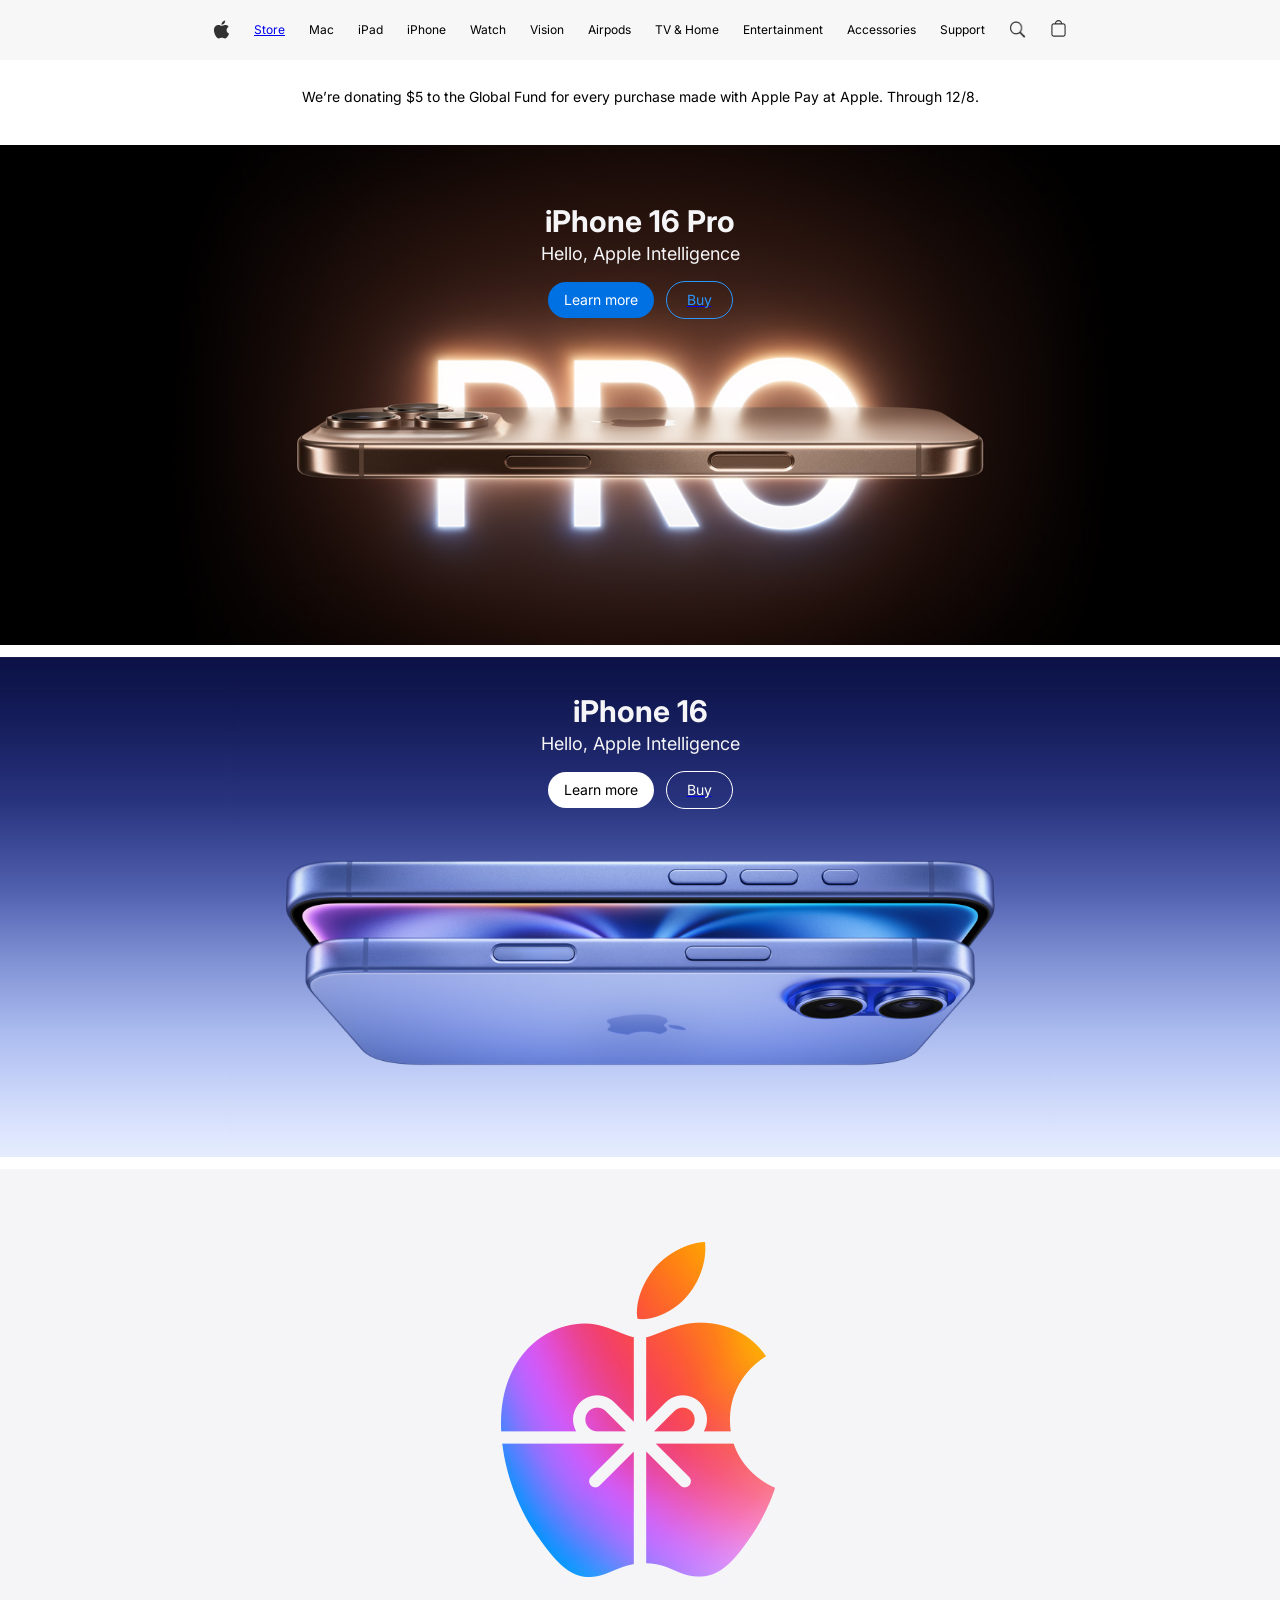
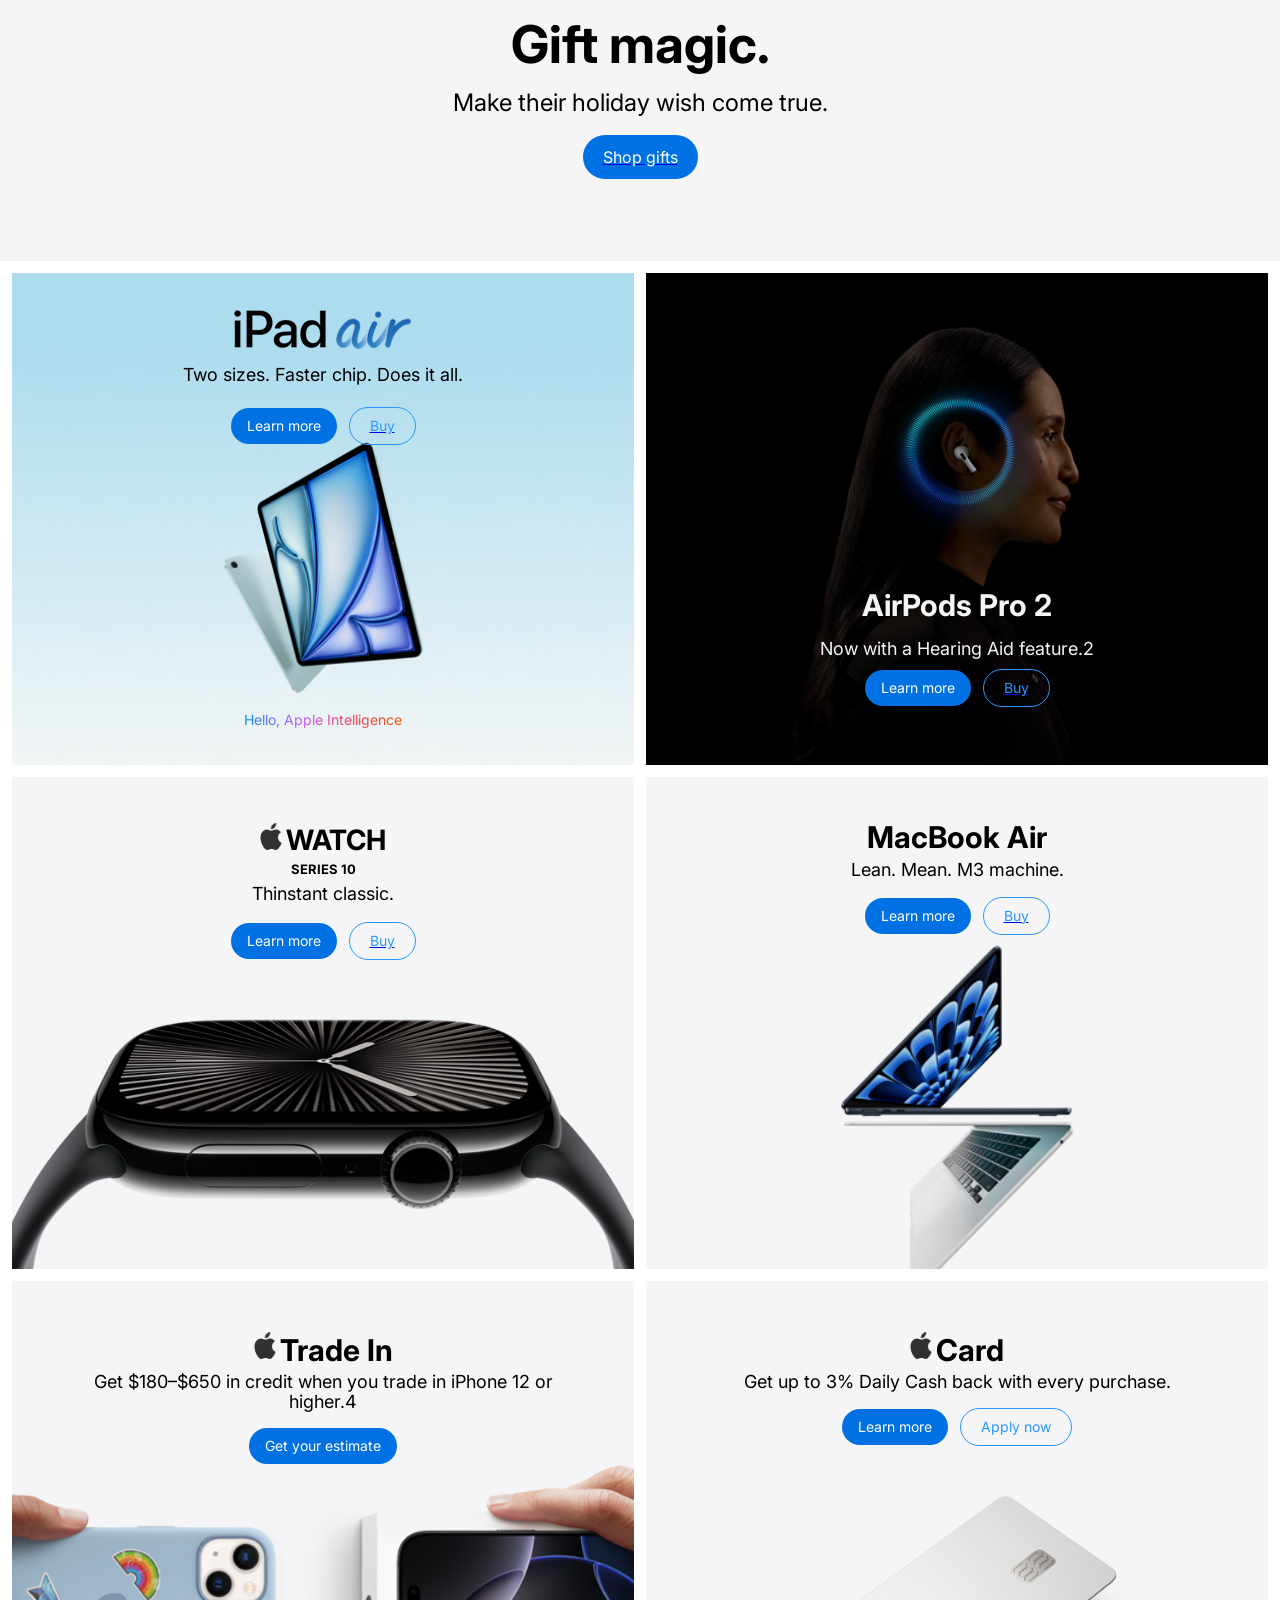
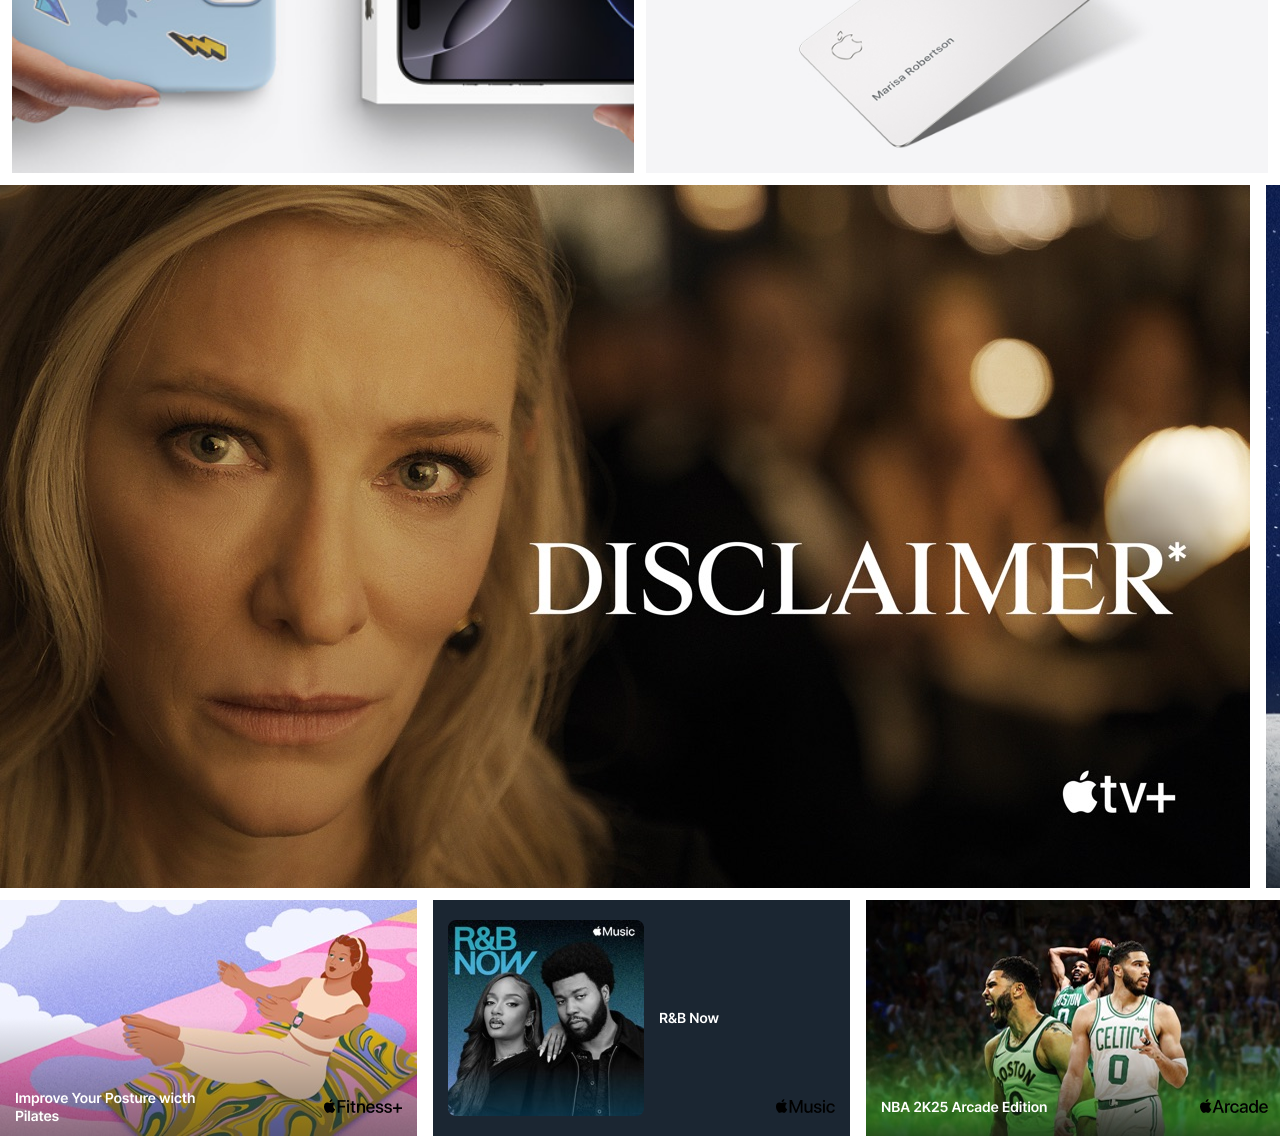
<file: index.html>
<!DOCTYPE html>
<html lang="en">
  <head>
    <meta charset="UTF-8" />
    <meta name="viewport" content="width=device-width, initial-scale=1.0" />
    <title>Apple</title>
    <link rel="stylesheet" href="/mobile.css" />
    <link rel="preconnect" href="https://fonts.googleapis.com" />
    <link rel="preconnect" href="https://fonts.gstatic.com" crossorigin />
    <link
      href="https://fonts.googleapis.com/css2?family=Inter:ital,opsz,wght@0,14..32,100..900;1,14..32,100..900&display=swap"
      rel="stylesheet"
    />
  </head>
  <body>
    <div class="Back column">
      <!-- navigation -->
      <!-- tablet and mobile -->
      <div class="navigation">
        <div class="menu row">
          <img src="/SVG.svg" alt="" class="icon" />
          <div class="row menu-right">
            <img src="/search.png" alt="" class="icon center" />
            <img src="/bag.svg" alt="" class="icon" />
            <img src="/more-menu.svg" alt="" class="icon" />
          </div>
        </div>
        <div class="menu-bicig font-general center">
          <p class="inter">
            We’re donating $5 to the Global Fund for every purchase made with
            Apple Pay at Apple. Through 12/8.
          </p>
        </div>
      </div>
      <!-- website -->
      <div class="navigation2">
        <div class="menu2 row">
          <img src="/SVG.svg" alt="" class="icon" />
          <a href="store.html"><p class="inter">Store</p> </a>

          <p class="inter">Mac</p>
          <p class="inter">iPad</p>
          <p class="inter">iPhone</p>
          <p class="inter">Watch</p>
          <p class="inter">Vision</p>
          <p class="inter">Airpods</p>
          <p class="inter">TV & Home</p>
          <p class="inter">Entertainment</p>
          <p class="inter">Accessories</p>
          <p class="inter">Support</p>
          <img src="/search.png" alt="" class="icon center" />
          <img src="/bag.svg" alt="" class="icon" />
        </div>
        <div class="menu-bicig font-general center">
          <p class="inter">
            We’re donating $5 to the Global Fund for every purchase made with
            Apple Pay at Apple. Through 12/8.
          </p>
        </div>
      </div>
      <!-- navigation haalt -->
      <!-- mobile tablet web general -->
      <!-- iphone 16 pro -->
      <div class="Pro Img">
        <div class="writing-general center pro-writing">
          <div class="bicig">
            <p class="inter2 product">iPhone 16 Pro</p>
            <p class="inter hello">Hello, Apple Intelligence</p>
          </div>
          <div class="buttons">
            <div class="button1 font-general inter center white">
              Learn more
            </div>
            <a href="./store.html">
              <div class="button2 font-general inter center">Buy</div>
            </a>
          </div>
        </div>
      </div>
      <!-- Iphone 16-->
      <div class="Img iphone16">
        <div class="writing-general center iphone16-writing">
          <div class="bicig">
            <p class="inter2 product">iPhone 16</p>
            <p class="inter hello">Hello, Apple Intelligence</p>
          </div>
          <div class="buttons">
            <div class="button3 font-general inter center">Learn more</div>
            <a href="./store.html">
              <div class="button4 font-general inter center white">Buy</div></a
            >
          </div>
        </div>
      </div>
      <!--  mobile tablet web general haalt -->
      <!-- ngoo 6 grid for tablet -->
      <div class="container">
        <!-- airpods 4 -->
        <div class="Img mid1">
          <div class="column center airpods4-writing white">
            <div class="airpods4-bicig">
              <p class="inter2 product">AirPods 4</p>
              <p class="inter iconic">
                Iconic. Now supersonic. Available with Active Noise
                Cancellation.2
              </p>
            </div>
            <div class="buttons">
              <div class="button1 font-general inter center white">
                Learn more
              </div>
              <a href="./store.html">
                <div class="button2 font-general inter center">Buy</div></a
              >
            </div>
          </div>
        </div>
        <!-- watch -->
        <div class="Img mid2 column center">
          <div class="writing-general center watch-writing">
            <div class="bicig black row">
              <div class="row black watch-product">
                <img src="./apple.png" alt="" width="22px" height="27px" />
                <p class="inter2">WATCH</p>
              </div>
              <p class="series10 inter2 black">SERIES 10</p>
              <p class="inter thinstant black">Thinstant classic.</p>
            </div>
            <div class="buttons">
              <div class="button1 font-general inter center white">
                Learn more
              </div>
              <a href="./store.html"
                ><div class="button2 font-general inter center">Buy</div></a
              >
            </div>
          </div>
        </div>
        <!-- macbook air-->
        <div class="Img mid3">
          <div class="writing-general center mac-writing">
            <div class="bicig">
              <p class="inter2 product black">MacBook Air</p>
              <p class="inter hello black">Lean. Mean. M3 machine.</p>
            </div>
            <div class="buttons">
              <div class="button1 font-general inter center white">
                Learn more
              </div>
              <a href="./store.html"
                ><div class="button2 font-general inter center">Buy</div></a
              >
            </div>
          </div>
        </div>
        <!-- apple for small bussiness -->
        <div class="Img mid4">
          <div class="writing-general center emoji-writing">
            <div class="bicig">
              <p class="inter2 product black">Apple for Small Business</p>
              <p class="inter hello black">
                Hardware, software, and expert help - all in one place.
              </p>
            </div>
            <div class="buttons">
              <div class="button1 font-general inter center white">
                Learn more
              </div>
            </div>
          </div>
        </div>
        <!-- carrier deals at apple -->
        <div class="Img mid5">
          <div class="writing-general center deals-writing">
            <div class="bicig">
              <p class="inter2 product black">Carrier deals at Apple</p>
              <p class="inter hello black thousand">
                Get up to $1000 in credit on a new iPhone. Trade-in may be
                required.
              </p>
            </div>
            <div class="buttons">
              <div class="button1 font-general inter center white">
                Find your deal
              </div>
            </div>
          </div>
        </div>
        <!-- trade in-->
        <div class="mid6 Img">
          <div class="writing-general center trade-writing">
            <div class="bicig black">
              <div class="row black watch-product">
                <img src="./apple.png" alt="" width="22px" height="27px" />
                <p class="inter2 product black">Trade In</p>
              </div>
              <p class="inter hello black thousand">
                Get $180–$650 in credit when you trade in iPhone 12 or higher.4
              </p>
            </div>
            <div class="buttons">
              <div class="button1 font-general inter center white">
                Get your estimate
              </div>
            </div>
          </div>
        </div>
      </div>
      <!-- grid tablet haalt -->
      <!-- movie scrol tablet -->
      <div class="movie-tablet">
        <div class="scroll-container row">
          <img src="./movie1.jpg" alt="" />
          <img src="./movie2.jpg" alt="" />
          <img src="./movie3.jpg" alt="" />
          <img src="./movie4.jpg" alt="" />
          <img src="./movie5.jpg" alt="" />
          <img src="./movie6.jpg" alt="" />
          <img src="./movie7.jpg" alt="" />
          <img src="./movie8.jpg" alt="" />
          <img src="./movie9.jpg" alt="" />
        </div>
      </div>
      <!-- tablet music fitness etc -->
      <div class="tab-music row">
        <div class="one column">
          <img src="./tab-music1.png" alt="" width="286px" height="161px" />
          <p class="inter2">La Oficial</p>
        </div>
        <div class="one column">
          <img src="./tab-music2.png" alt="" width="286px" height="161px" />
          <p class="inter2">Travel-Friendly Workouts</p>
        </div>
        <div class="one column">
          <div class="tab-music3"></div>
          <p class="inter2">NBA 2K25 Arcade Edition</p>
        </div>
      </div>
      <!--   website -->
      <div class="gift">
        <div class="writing-general center gift-general-writing">
          <div class="gift-bicig black column">
            <div class="gift-product inter2">Gift magic.</div>
            <div class="inter gift-jijig-bicig">
              Make their holiday wish come true.
            </div>
          </div>
          <a href="./store.html"
            ><div class="white inter gift-button">Shop gifts</div></a
          >
        </div>
      </div>
      <!--ngoo 6 grid for website  -->
      <div class="container2">
        <!-- ipad air -->
        <div class="Img ipad-air column center">
          <div class="writing-general center ipad-air-writing">
            <div class="bicig">
              <img src="./ipad-air-product.png" alt="" />
              <p class="inter two-sizes">
                Two sizes. Faster chip. Does it all.
              </p>
            </div>
            <div class="buttons">
              <div class="button1 font-general inter center white">
                Learn more
              </div>
              <a href="./store.html"
                ><div class="button2 font-general inter center">Buy</div></a
              >
            </div>
          </div>
          <p class="hello-colorful inter">Hello, Apple Intelligence</p>
        </div>
        <!-- airpods pro 2 -->
        <div class="airpod-web column center">
          <div class="column center airpod-web-writing white">
            <div class="airpods4-bicig">
              <p class="inter2 product">AirPods Pro 2</p>
              <p class="inter iconic">Now with a Hearing Aid feature.2</p>
            </div>
            <div class="buttons">
              <div class="button1 font-general inter center white">
                Learn more
              </div>
              <a href="./store.html"
                ><div class="button2 font-general inter center">Buy</div></a
              >
            </div>
          </div>
        </div>
        <!-- watch -->
        <div class="Img mid2 column center">
          <div class="writing-general center watch-writing">
            <div class="bicig black row">
              <div class="row black watch-product">
                <img src="./apple.png" alt="" width="22px" height="27px" />
                <p class="inter2">WATCH</p>
              </div>
              <p class="series10 inter2 black">SERIES 10</p>
              <p class="inter thinstant black">Thinstant classic.</p>
            </div>
            <div class="buttons">
              <div class="button1 font-general inter center white">
                Learn more
              </div>
              <a href="./store.html">
                <div class="button2 font-general inter center">Buy</div></a
              >
            </div>
          </div>
        </div>
        <!-- macbook air -->
        <div class="Img mid3">
          <div class="writing-general center mac-writing">
            <div class="bicig">
              <p class="inter2 product black">MacBook Air</p>
              <p class="inter hello black">Lean. Mean. M3 machine.</p>
            </div>
            <div class="buttons">
              <div class="button1 font-general inter center white">
                Learn more
              </div>
              <a href="./store.html"
                ><div class="button2 font-general inter center">Buy</div></a
              >
            </div>
          </div>
        </div>
        <!-- trade in -->
        <div class="mid6 Img">
          <div class="writing-general center trade-writing">
            <div class="bicig black">
              <div class="row black watch-product">
                <img src="./apple.png" alt="" width="22px" height="27px" />
                <p class="inter2 product black">Trade In</p>
              </div>
              <p class="inter hello black thousand">
                Get $180–$650 in credit when you trade in iPhone 12 or higher.4
              </p>
            </div>
            <div class="buttons">
              <div class="button1 font-general inter center white">
                Get your estimate
              </div>
            </div>
          </div>
        </div>
        <!-- card web -->
        <div class="card">
          <div class="writing-general trade-writing">
            <div class="bicig black">
              <div class="row black watch-product">
                <img src="./apple.png" alt="" width="22px" height="27px" />
                <p class="inter2 product black">Card</p>
              </div>
              <p class="inter hello black thousand">
                Get up to 3% Daily Cash back with every purchase.
              </p>
            </div>
            <div class="buttons">
              <div class="button1 font-general inter center white">
                Learn more
              </div>
              <div class="button2 font-general inter center">Apply now</div>
            </div>
          </div>
        </div>
      </div>
      <!-- ngoo 6 grid for website haalt -->
      <!-- website scroll movie -->
      <div class="web-movie row">
        <img src="./movie-web1.jpg" alt="" height="100%" width="100%" />
        <img src="./movie-web2.png" alt="" height="fit-content" width="100%" />
        <img src="./movie-web3.jpg" alt="" height="100%" width="100%" />
      </div>
      <!-- website scroll music , fitness etc -->
      <div class="web-music">
        <img src="./Link.png" alt="" />
        <img src="./Link (1).png" alt="" />
        <img src="./Link (2).png" alt="" />
        <img src="./Link (3).png" alt="" />
        <img src="./Link (4).png" alt="" />
      </div>
      <!-- mobile scroll movie -->
      <div class="column movie">
        <div class="scroll-container row">
          <img src="./loc1.png" alt="" class="loc1" />
          <img src="/loc2.png" alt="" />
          <img src="/loc3.png" alt="" />
          <img src="/loc4.png" alt="" />
          <img src="/loc5.png" alt="" />
          <img src="/loc6.png" alt="" />
          <img src="/loc7.png" alt="" />
          <img src="/loc8.png" alt="" />
        </div>
        <div class="tsegnuud">
          <div class="tseg"></div>
          <div class="tseg1"></div>
          <div class="tseg1"></div>
          <div class="tseg1"></div>
          <div class="tseg1"></div>
          <div class="tseg1"></div>
          <div class="tseg1"></div>
          <div class="tseg1"></div>
          <div class="tseg1"></div>
          <div class="tseg1"></div>
          <div class="tseg1"></div>
        </div>
      </div>
      <div class="mobile-music row">
        <div class="one column">
          <img src="./tab-music1.png" alt="" width="286px" height="161px" />
          <p class="inter2">La Oficial</p>
        </div>
        <div class="one column">
          <img src="./tab-music2.png" alt="" width="286px" height="161px" />
          <p class="inter2">Travel-Friendly Workouts</p>
        </div>
        <div class="one column">
          <div class="tab-music3"></div>
          <p class="inter2">NBA 2K25 Arcade Edition</p>
        </div>
      </div>
    </div>
  </body>
</html>
</file>
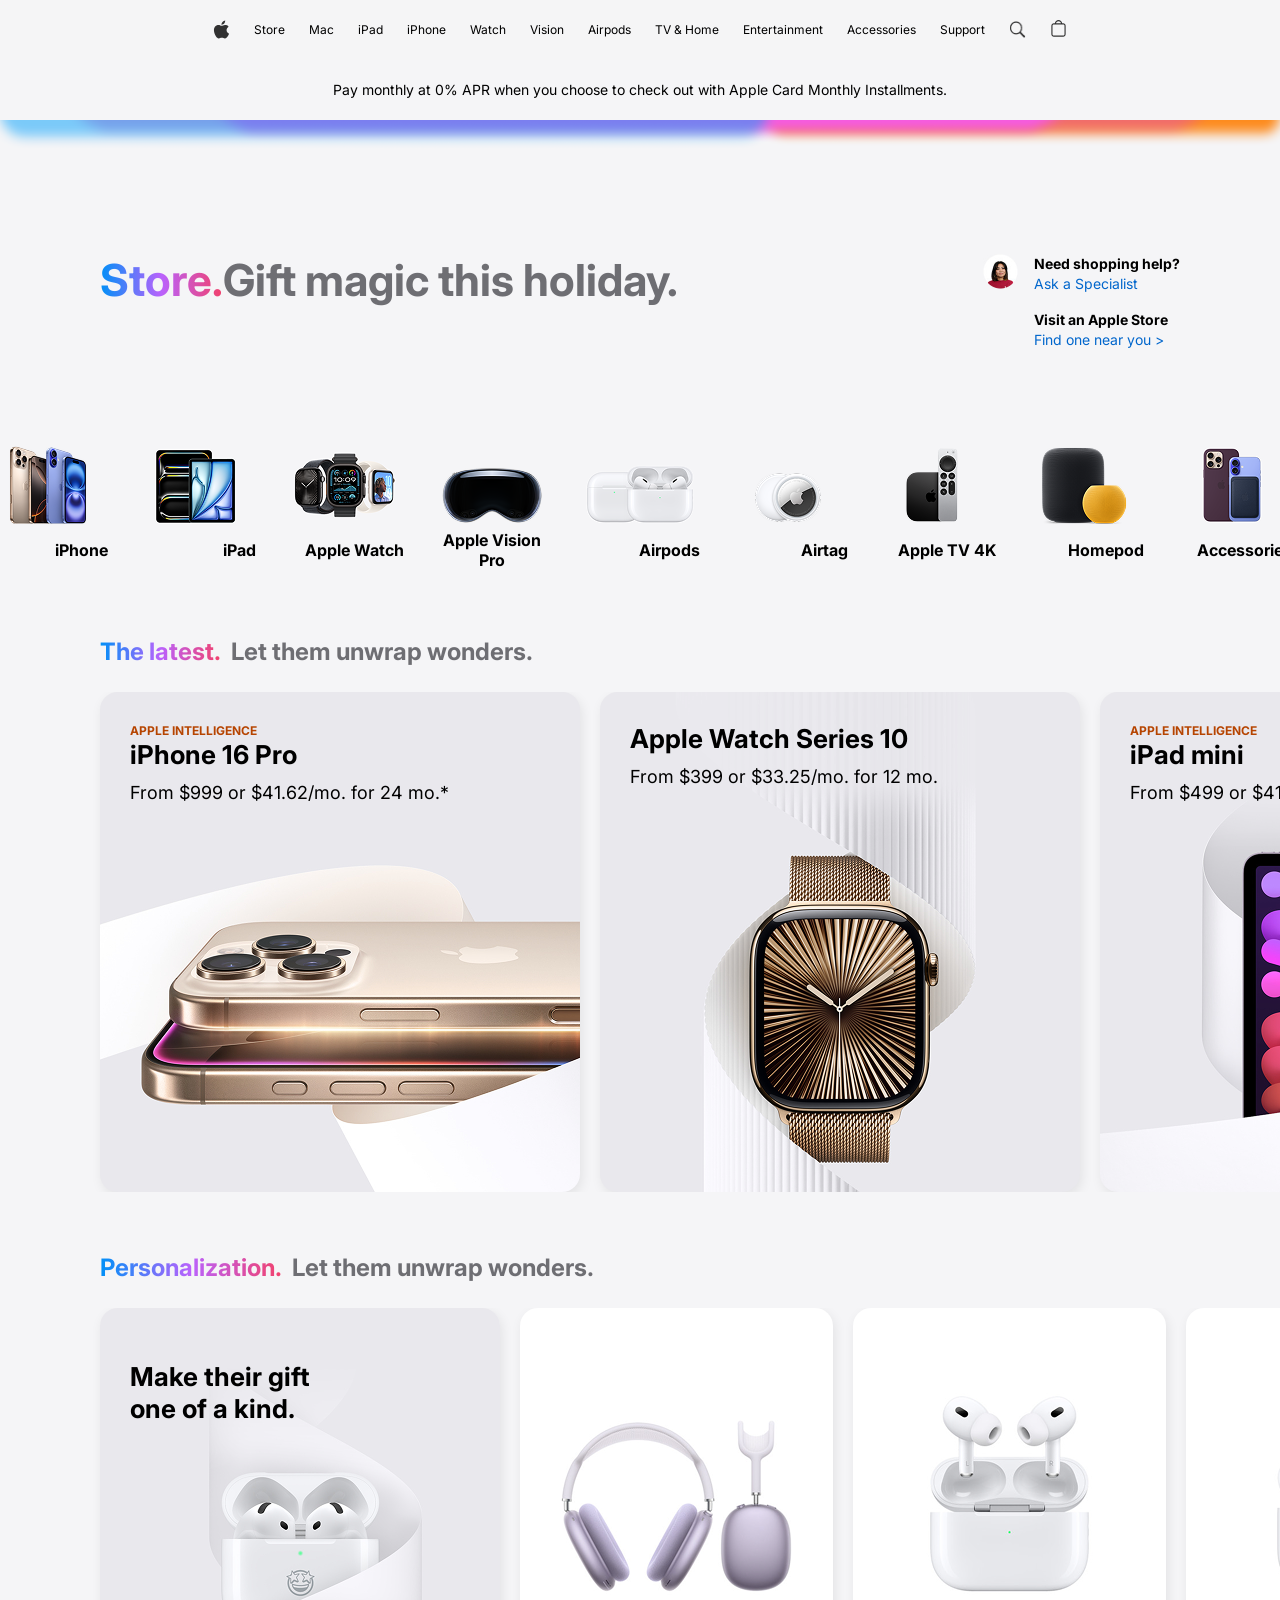
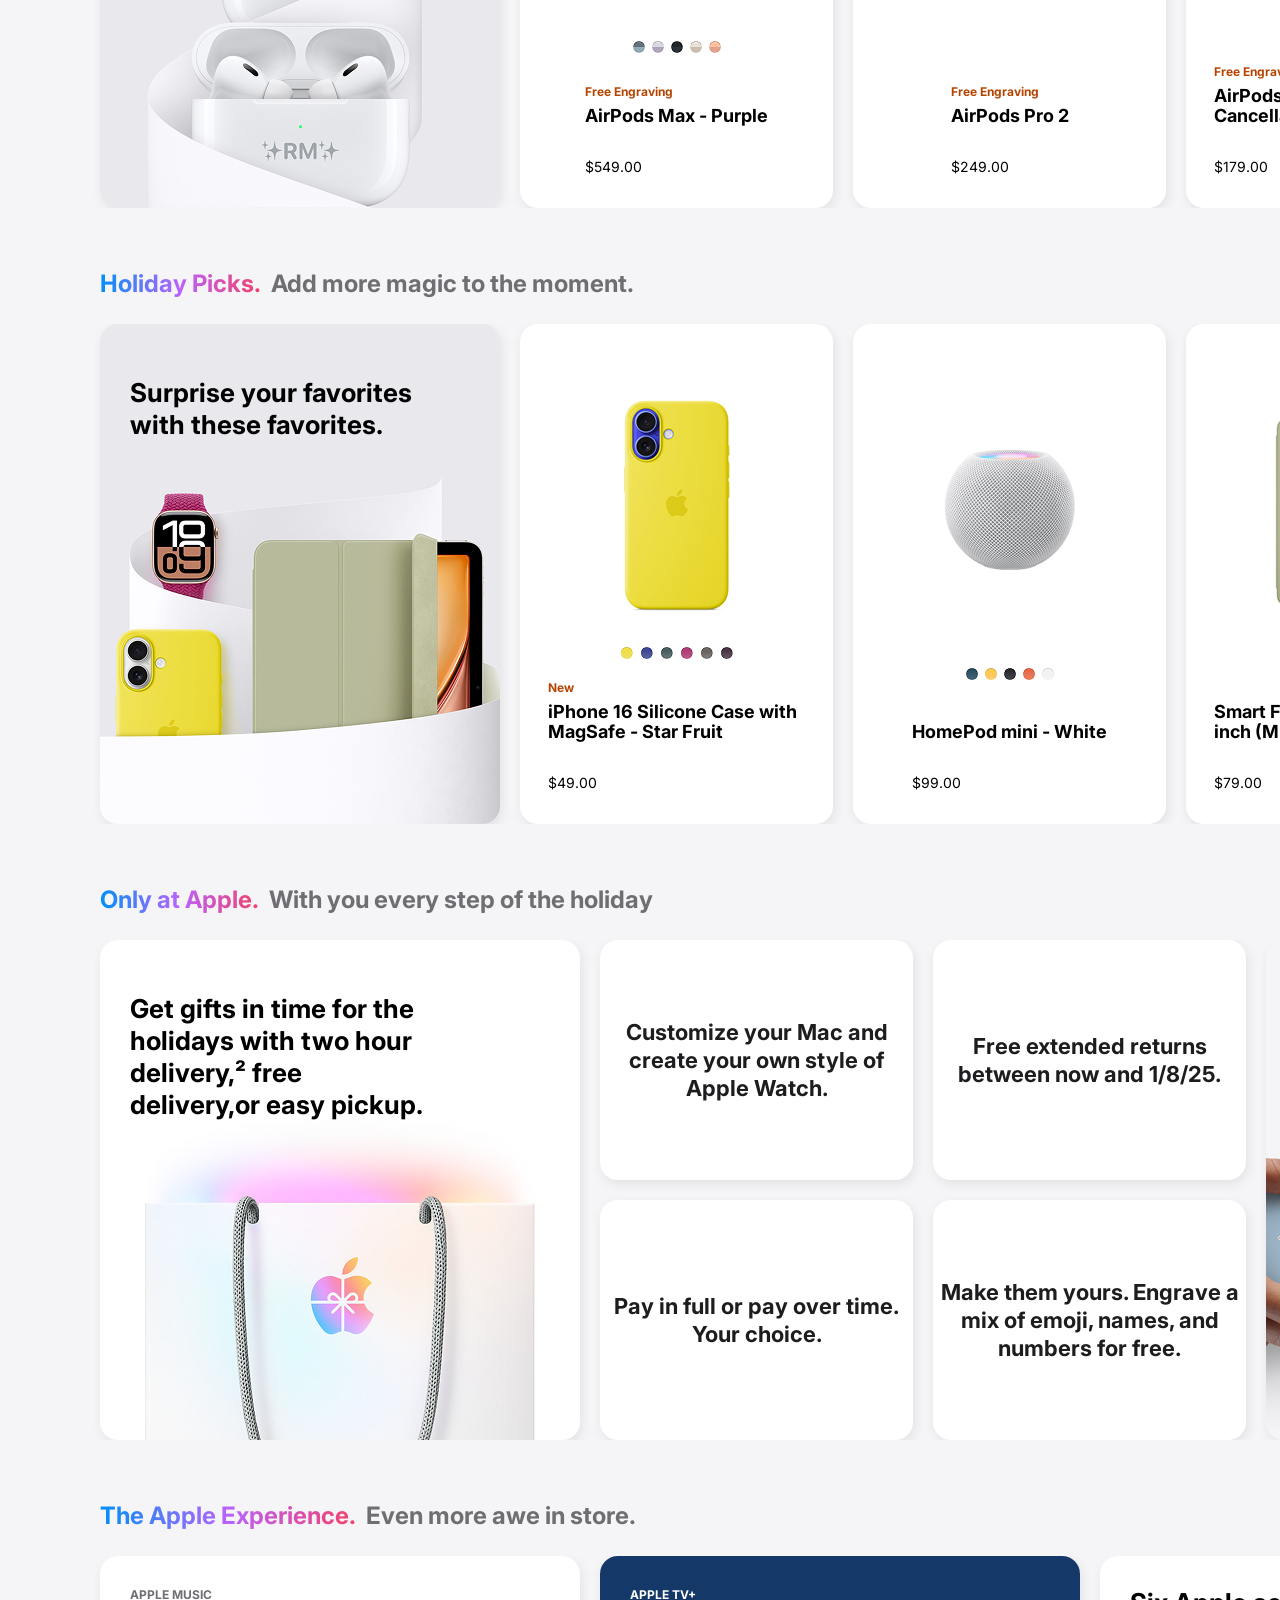
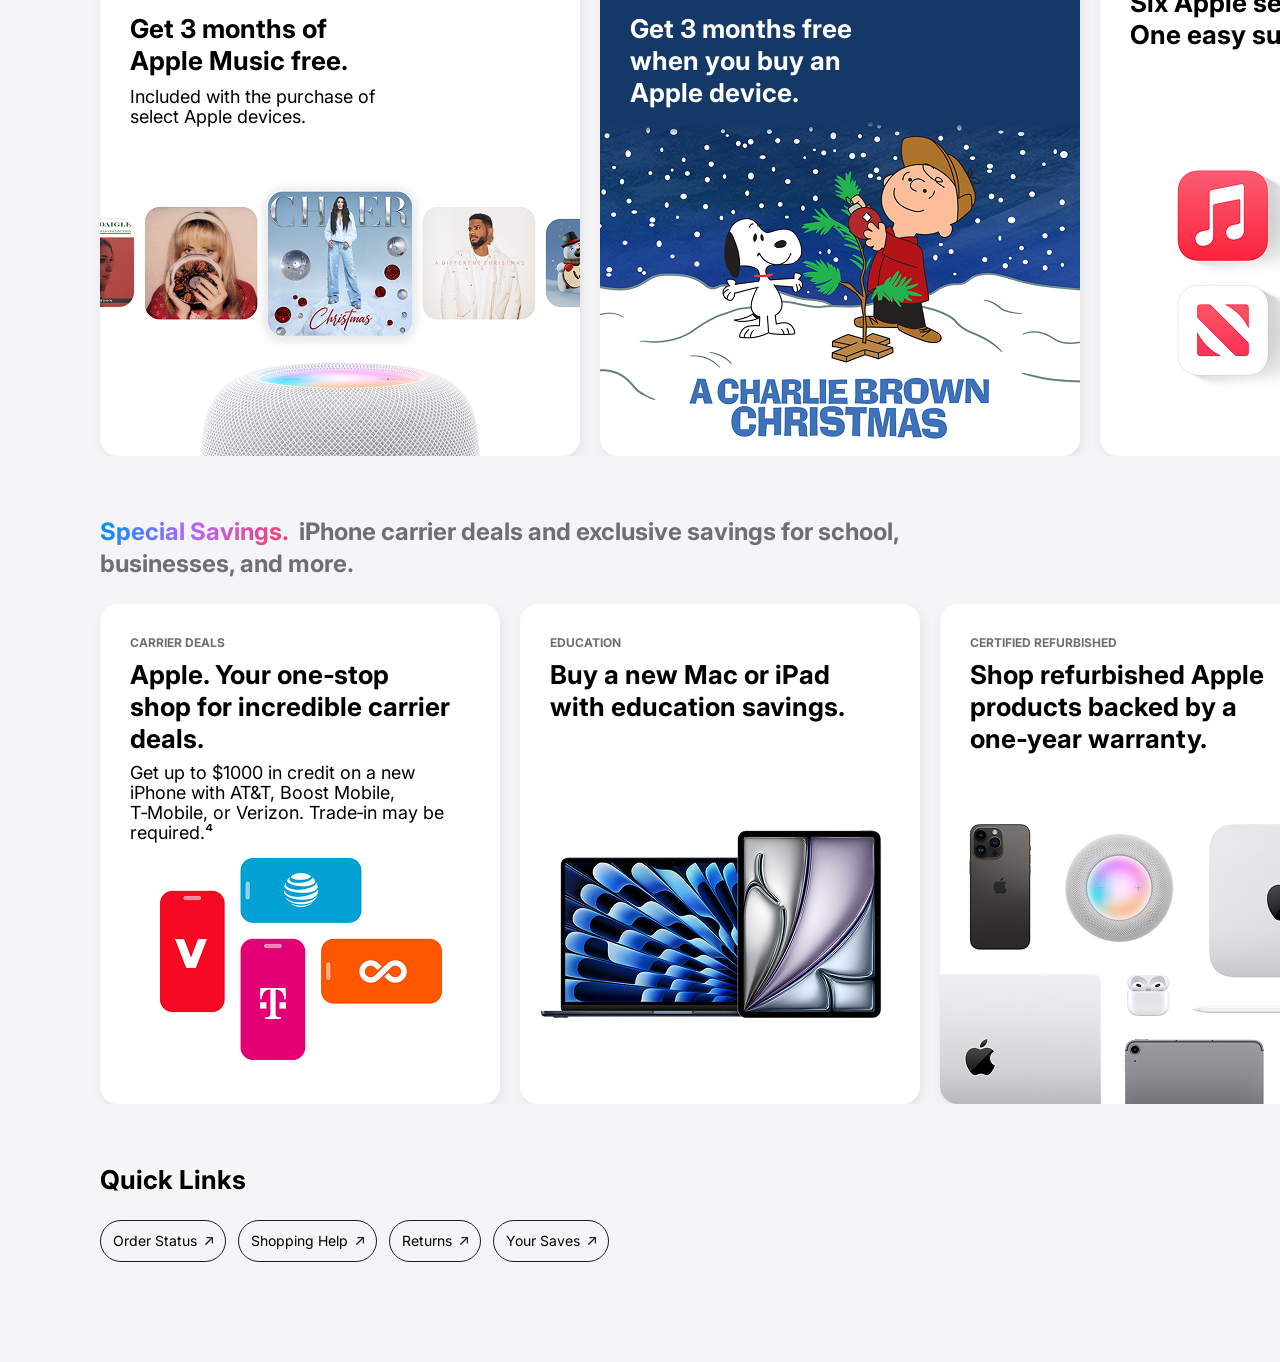
<file: store.html>
<!DOCTYPE html>
<html lang="en">
  <head>
    <meta charset="UTF-8" />
    <meta name="viewport" content="width=device-width, initial-scale=1.0" />
    <title>Store</title>
    <link rel="stylesheet" href="./store.css" />
    <link rel="preconnect" href="https://fonts.googleapis.com" />
    <link rel="preconnect" href="https://fonts.gstatic.com" crossorigin />
    <link
      href="https://fonts.googleapis.com/css2?family=Inter:ital,opsz,wght@0,14..32,100..900;1,14..32,100..900&display=swap"
      rel="stylesheet"
    />
  </head>
  <body>
    <div class="sections">
      <!-- section 1 -->
      <div class="section1 column">
        <!-- navigation bicig logo blur -->
        <div class="navigation2">
          <!-- header logos -->
          <div class="header center">
            <div class="menu2 row">
              <a href="./index.html"
                ><img src="/SVG.svg" alt="" class="icon" />
              </a>

              <p class="inter">Store</p>
              <p class="inter">Mac</p>
              <p class="inter">iPad</p>
              <p class="inter">iPhone</p>
              <p class="inter">Watch</p>
              <p class="inter">Vision</p>
              <p class="inter">Airpods</p>
              <p class="inter">TV & Home</p>
              <p class="inter">Entertainment</p>
              <p class="inter">Accessories</p>
              <p class="inter">Support</p>
              <img src="/search.png" alt="" class="icon center" />
              <img src="/bag.svg" alt="" class="icon" />
            </div>
          </div>
          <!-- bicig -->
          <div class="menu-bicig font-general center">
            <p class="inter">
              Pay monthly at 0% APR when you choose to check out with Apple Card
              Monthly Installments.
            </p>
          </div>
          <!-- blur -->
          <div class="stretch">
            <img src="./Blur.png" alt="" width="100%" />
          </div>
        </div>
        <!-- tom olon ongotei store. bicig bolon contacts -->
        <div class="ongo-store">
          <div class="row">
            <div class="Store-actual-bicig inter2 ongo-bicig">Store.</div>
            <div class="Store-actual-bicig inter2 ongogu-bicig">
              Gift magic this holiday.
            </div>
          </div>
          <div class="contact row">
            <img src="./hun.png" alt="" />
            <div class="contact-bicguud column">
              <div class="contact-part">
                <div class="font-general inter2 black">Need shopping help?</div>
                <div class="font-general inter contact-tsenher">
                  Ask a Specialist
                </div>
              </div>
              <div class="contact-part">
                <div class="font-general inter2 black">
                  Visit an Apple Store
                </div>
                <div class="font-general inter contact-tsenher">
                  Find one near you >
                </div>
              </div>
            </div>
          </div>
        </div>
        <!-- products -->
        <div class="products row">
          <div class="product-part">
            <img src="./img1.png" alt="" width="120px" height="78px" />
            <p class="inter2 product-part-bicig">Mac</p>
          </div>
          <div class="product-part">
            <img src="./img2.png" alt="" width="120px" height="78px" />
            <p class="inter2 product-part-bicig">iPhone</p>
          </div>
          <div class="product-part">
            <img src="./img3.png" alt="" width="120px" height="78px" />
            <p class="inter2 product-part-bicig">iPad</p>
          </div>
          <div class="product-part">
            <img src="./img4.png" alt="" width="120px" height="78px" />
            <p class="inter2 product-part-bicig">Apple Watch</p>
          </div>
          <div class="product-part">
            <img src="./img5.png" alt="" width="120px" height="78px" />
            <p class="inter2 product-part-bicig">Apple Vision Pro</p>
          </div>
          <div class="product-part">
            <img src="./img6.png" alt="" width="120px" height="78px" />
            <p class="inter2 product-part-bicig">Airpods</p>
          </div>
          <div class="product-part">
            <img src="./img7.png" alt="" width="120px" height="78px" />
            <p class="inter2 product-part-bicig">Airtag</p>
          </div>
          <div class="product-part">
            <img src="./img8.png" alt="" width="120px" height="78px" />
            <p class="inter2 product-part-bicig">Apple TV 4K</p>
          </div>
          <div class="product-part">
            <img src="./img9.png" alt="" width="120px" height="78px" />
            <p class="inter2 product-part-bicig">Homepod</p>
          </div>
          <div class="product-part">
            <img src="./img10.png" alt="" width="120px" height="78px" />
            <p class="inter2 product-part-bicig">Accessories</p>
          </div>
          <div class="product-part">
            <img src="./img11.png" alt="" width="120px" height="78px" />
            <p class="inter2 product-part-bicig">Apple Gift Card</p>
          </div>
        </div>
      </div>

      <!-- section 2 -->
      <div class="typical-section column">
        <div class="row typical-garchiguud">
          <div class="typical-garchig inter2 ongo-bicig">The latest.</div>
          <div class="typical-garchig inter2 ongogu-bicig">
            Let them unwrap wonders.
          </div>
        </div>
        <div class="scrolltest">
          <div class="section-cards row">
            <div class="two-card card1">
              <div class="column general-content">
                <div class="intelligence inter2">APPLE INTELLIGENCE</div>
                <div class="tailbar column">
                  <div class="content inter2">iPhone 16 Pro</div>
                  <div class="price inter">
                    From $999 or $41.62/mo. for 24 mo.*
                  </div>
                </div>
              </div>
            </div>
            <div class="two-card card2">
              <div class="column general-content">
                <div class="tailbar column">
                  <div class="content inter2">Apple Watch Series 10</div>
                  <div class="price inter">
                    From $399 or $33.25/mo. for 12 mo.
                  </div>
                </div>
              </div>
            </div>
            <div class="two-card card3">
              <div class="column general-content">
                <div class="intelligence inter2">APPLE INTELLIGENCE</div>
                <div class="tailbar column">
                  <div class="content inter2">iPad mini</div>
                  <div class="price inter">
                    From $499 or $41.58/mo. for 12 mo.
                  </div>
                </div>
              </div>
            </div>
            <div class="two-card card4">
              <div class="column general-content">
                <div class="intelligence inter2">APPLE INTELLIGENCE</div>
                <div class="tailbar column">
                  <div class="content inter2">MacBook Pro</div>
                  <div class="price inter">
                    From $1599 or $133.25/mo. for 12 mo.
                  </div>
                </div>
              </div>
            </div>
          </div>
        </div>
      </div>

      <!-- section 3 -->
      <div class="typical-section column">
        <div class="row typical-garchiguud">
          <div class="typical-garchig inter2 ongo-bicig">Personalization.</div>
          <div class="typical-garchig inter2 ongogu-bicig">
            Let them unwrap wonders.
          </div>
        </div>
        <div class="scrolltest">
          <div class="section-cards row">
            <div class="III-card1">
              <div class="III-card1-bicig inter2">
                Make their gift one of a kind.
              </div>
            </div>

            <div class="III-card">
              <img src="./three-2.png" alt="" />
              <div class="tseguud">
                <img src="./air-ongo1.png" alt="" />
                <img src="./air-ongo2.png" alt="" />
                <img src="./air-ongo3.png" alt="" />
                <img src="./air-ongo4.png" alt="" />
                <img src="./air-ongo5.png" alt="" />
              </div>
              <div class="card-bicig column">
                <div class="card-deed-bicig column">
                  <div class="free-engraving inter2">Free Engraving</div>
                  <div class="inter2 price">AirPods Max - Purple</div>
                </div>
                <div class="card-price inter">$549.00</div>
              </div>
            </div>

            <div class="III-card">
              <img src="./three-3.png" alt="" />
              <div class="card-bicig column">
                <div class="card-deed-bicig column">
                  <div class="free-engraving inter2">Free Engraving</div>
                  <div class="inter2 price">AirPods Pro 2</div>
                </div>
                <div class="card-price inter">$249.00</div>
              </div>
            </div>

            <div class="III-card">
              <img src="./three-4.png" alt="" />
              <div class="card-bicig column">
                <div class="card-deed-bicig column">
                  <div class="free-engraving inter2">Free Engraving</div>
                  <div class="inter2 price">
                    AirPods 4 with Active Noise Cancellation
                  </div>
                </div>
                <div class="card-price inter">$179.00</div>
              </div>
            </div>

            <div class="III-card">
              <img src="./three-5.png" alt="" />
              <div class="card-bicig column">
                <div class="card-deed-bicig column">
                  <div class="free-engraving inter2">New</div>
                  <div class="inter2 price">Apple Pencil Pro</div>
                </div>
                <div class="card-price inter">$49.00</div>
              </div>
            </div>
          </div>
        </div>
      </div>

      <!-- section 4 -->
      <div class="typical-section column">
        <div class="row typical-garchiguud">
          <div class="typical-garchig inter2 ongo-bicig">Holiday Picks.</div>
          <div class="typical-garchig inter2 ongogu-bicig">
            Add more magic to the moment.
          </div>
        </div>
        <div class="scrolltest">
          <div class="section-cards row">
            <div class="IV-card1">
              <div class="IV-card1-bicig inter2">
                Surprise your favorites with these favorites.
              </div>
            </div>

            <div class="III-card">
              <img src="./four-2.png" alt="" />
              <div class="tseguud">
                <img src="./case-ongo1.png" alt="" />
                <img src="./case-ongo2.png" alt="" />
                <img src="./case-ongo3.png" alt="" />
                <img src="./case-ongo4.png" alt="" />
                <img src="./case-ongo5.png" alt="" />
                <img src="./case-ongo6.png" alt="" />
              </div>
              <div class="card-bicig column">
                <div class="card-deed-bicig column">
                  <div class="free-engraving inter2">New</div>
                  <div class="inter2 price">
                    iPhone 16 Silicone Case with MagSafe - Star Fruit
                  </div>
                </div>
                <div class="card-price inter">$49.00</div>
              </div>
            </div>

            <div class="III-card">
              <img src="./four-3.png" alt="" />
              <div class="tseguud">
                <img src="./pod-ongo1.png" alt="" />
                <img src="./pod-ongo2.png" alt="" />
                <img src="./pod-ongo3.png" alt="" />
                <img src="./pod-ongo4.png" alt="" />
                <img src="./pod-ongo5.png" alt="" />
              </div>
              <div class="card-bicig column">
                <div class="card-deed-bicig column">
                  <div class="inter2 price">HomePod mini - White</div>
                </div>
                <div class="card-price inter">$99.00</div>
              </div>
            </div>

            <div class="III-card">
              <img src="./four-4.png" alt="" />
              <div class="tseguud">
                <img src="./ipad-ongo1.png" alt="" />
                <img src="./ipad-ongo2.png" alt="" />
                <img src="./ipad-ongo3.png" alt="" />
                <img src="./ipad-ongo4.png" alt="" />
              </div>
              <div class="card-bicig column">
                <div class="card-deed-bicig column">
                  <div class="inter2 price">
                    Smart Folio for iPad Air 11 - inch (M2) - Sage
                  </div>
                </div>
                <div class="card-price inter">$79.00</div>
              </div>
            </div>

            <div class="III-card">
              <img src="./four-5.png" alt="" />
              <div class="tseguud">
                <img src="./head-ongo1.png" alt="" />
                <img src="./head-ongo2.png" alt="" />
                <img src="./head-ongo3.png" alt="" />
              </div>
              <div class="card-bicig column">
                <div class="card-deed-bicig column">
                  <div class="free-engraving inter2">New</div>
                  <div class="inter2 price">
                    Beats Solo 4 - On-Ear Wireless Headphones - Slate Blue
                  </div>
                </div>
                <div class="card-price inter">$79.00</div>
              </div>
            </div>
          </div>
        </div>
      </div>

      <!-- section 5 -->
      <div class="typical-section column">
        <div class="row typical-garchiguud">
          <div class="typical-garchig inter2 ongo-bicig">Only at Apple.</div>
          <div class="typical-garchig inter2 ongogu-bicig">
            With you every step of the holiday
          </div>
        </div>

        <div class="scrolltest">
          <div class="section-cards row">
            <div class="V-card1">
              <div class="IV-card1-bicig inter2">
                Get gifts in time for the holidays with two hour delivery,² free
                delivery,or easy pickup.
              </div>
            </div>

            <div class="V-small-boxes column">
              <div class="box center">
                <div class="box-bicig inter2">
                  Customize your Mac and create your own style of Apple Watch.
                </div>
              </div>
              <div class="box center">
                <div class="box-bicig inter2">
                  Pay in full or pay over time. Your choice.
                </div>
              </div>
            </div>

            <div class="V-small-boxes column">
              <div class="box center">
                <div class="box-bicig inter2">
                  Free extended returns between now and 1/8/25.
                </div>
              </div>
              <div class="box center">
                <div class="box-bicig inter2">
                  Make them yours. Engrave a mix of emoji, names, and numbers
                  for free.
                </div>
              </div>
            </div>
            <div class="V-card4">
              <div class="IV-card1-bicig inter2">
                <div class="V-card4-trade inter2">APPLE TRADE IN</div>
                Trade in your current device. Get credit toward a new one.³
              </div>
            </div>

            <div class="V-card5">
              <div class="V-card5-bicig inter2">
                <div class="V-card4-trade inter2">APPLE SPECIALIST</div>
                Find gifts with an Apple Specialist in a store or online.
              </div>
            </div>
          </div>
        </div>
      </div>

      <!-- section 6 -->
      <div class="typical-section column">
        <div class="row typical-garchiguud">
          <div class="typical-garchig inter2 ongo-bicig">
            The Apple Experience.
          </div>
          <div class="typical-garchig inter2 ongogu-bicig">
            Even more awe in store.
          </div>
        </div>
        <div class="scrolltest">
          <div class="section-cards row">
            <div class="two-card VI-card1">
              <div class="column general-content">
                <div class="VI-card-tailbar column">
                  <div class="V-card4-trade inter2">APPLE MUSIC</div>
                  <div class="content inter2">
                    Get 3 months of Apple Music free.
                  </div>
                  <div class="price inter">
                    Included with the purchase of select Apple devices.
                  </div>
                </div>
              </div>
            </div>

            <div class="two-card VI-card2">
              <div class="column general-content">
                <div class="VI-card-tailbar column">
                  <div class="VI-card2-jijig-bicig inter2">APPLE TV+</div>
                  <div class="white content inter2">
                    Get 3 months free when you buy an Apple device.
                  </div>
                </div>
              </div>
            </div>

            <div class="two-card VI-card3">
              <div class="column general-content">
                <div class="content inter2 VI-card3-bicig">
                  Six Apple services. One easy subscription.
                </div>
              </div>
            </div>

            <div class="two-card VI-card4">
              <div class="column general-content">
                <div class="VI-card-tailbar column">
                  <div class="V-card4-trade inter2">APPLE INTELLIGENCE</div>
                  <div class="content inter2">
                    New features for writing, focus,communication, and more.
                  </div>
                </div>
              </div>
            </div>
          </div>
        </div>
      </div>

      <!-- section 7 -->
      <div class="typical-section column">
        <div class="column">
          <div class="row typical-garchiguud">
            <div class="typical-garchig inter2 ongo-bicig">
              Special Savings.
            </div>
            <div class="typical-garchig inter2 ongogu-bicig">
              iPhone carrier deals and exclusive savings for school,
            </div>
          </div>
          <div class="inter2 typical-garchig ongogu-bicig typical-garchiguud">
            businesses, and more.
          </div>
        </div>
        <div class="scrolltest">
          <div class="section-cards row">
            <div class="VII-card VII-card1">
              <div class="column general-content">
                <div class="VII-card-tailbar column">
                  <div class="V-card4-trade inter2">CARRIER DEALS</div>
                  <div class="content inter2">
                    Apple. Your one‑stop shop for incredible carrier deals.
                  </div>
                  <div class="price inter">
                    Get up to $1000 in credit on a new iPhone with AT&T,
                    Boost Mobile, T‑Mobile, or Verizon. Trade‑in may be
                    required.⁴
                  </div>
                </div>
              </div>
            </div>

            <div class="VII-card VII-card2">
              <div class="column general-content">
                <div class="VII-card-tailbar column">
                  <div class="V-card4-trade inter2">EDUCATION</div>
                  <div class="content inter2">
                    Buy a new Mac or iPad with education savings.
                  </div>
                </div>
              </div>
            </div>

            <div class="VII-card VII-card3">
              <div class="column general-content">
                <div class="VII-card-tailbar column">
                  <div class="V-card4-trade inter2">CERTIFIED REFURBISHED</div>
                  <div class="content inter2">
                    Shop refurbished Apple products backed by a one‑year
                    warranty.
                  </div>
                </div>
              </div>
            </div>

            <div class="VII-card VII-card4">
              <div class="column general-content">
                <div class="VII-card-tailbar column">
                  <div class="V-card4-trade inter2">BUSINESS</div>
                  <div class="white content inter2">
                    From enterprise to small business, we’ll work with you.
                  </div>
                </div>
              </div>
            </div>

            <div class="VII-card VII-card5">
              <div class="column general-content">
                <div class="VII-card-tailbar column">
                  <div class="V-card4-trade inter2">GOVERNMENT</div>
                  <div class="content inter2">
                    Special pricing is available for state, local, and federal
                    agencies.
                  </div>
                </div>
              </div>
            </div>
          </div>
        </div>
      </div>

      <!-- section 8 quick links -->
      <div class="links column">
        <div class="content inter2 quick-links">Quick Links</div>
        <div class="row buttons">
          <div class="button">
            <div class="font-general inter">Order Status</div>
            <img src="./Vector.png" alt="" />
          </div>
          <div class="button">
            <div class="font-general inter">Shopping Help</div>
            <img src="./Vector.png" alt="" />
          </div>
          <div class="button">
            <div class="font-general inter">Returns</div>
            <img src="./Vector.png" alt="" />
          </div>
          <div class="button">
            <div class="font-general inter">Your Saves</div>
            <img src="./Vector.png" alt="" />
          </div>
        </div>
      </div>
    </div>
  </body>
</html>
</file>
<file: mobile.css>
* {
  margin: 0;
}
body {
  margin: 0;
  padding: 0;
}
#main {
  width: 100%;
  -webkit-background-size: cover;
  -moz-background-size: cover;
  -o-background-size: cover;
  background-size: cover;
  position: relative;
}
.Back {
  background: white;
  gap: 12px;
}

/*      YRONHIII.      */
.column {
  display: flex;
  flex-direction: column;
}
.row {
  display: flex;
  flex-direction: row;
}
.center {
  display: flex;
  align-items: center;
  justify-content: center;
  text-align: center;
}

.inter {
  font-family: "Inter", sans-serif;
  font-optical-sizing: auto;
  font-weight: 400;
  font-style: normal;
}
.inter2 {
  font-family: "Inter", sans-serif;
  font-optical-sizing: auto;
  font-weight: 700;
  font-style: normal;
}
.white {
  color: white;
}
.black {
  color: black;
}
/* html yronhii */

.font-general {
  font-size: 14px;
  line-height: 20px;
}
.Img {
  height: 500px;
  background-position: center;
  background-size: cover;
  display: flex;
  justify-content: center;
}
.writing-general {
  display: flex;
  flex-direction: column;
  align-items: center;
  gap: 16px;
}
.bicig {
  display: flex;
  flex-direction: column;
  align-items: center;
  gap: 4px;
  color: rgba(245, 245, 247, 1);
}
.product {
  font-size: 30px;
  line-height: 36px;
}
.hello {
  font-size: 18px;
  line-height: 120%;
}
.buttons {
  display: flex;
  justify-content: center;
  align-items: center;
  gap: 12px;
}
.button1 {
  display: flex;
  padding: 8px 16px;
  justify-content: center;
  align-items: center;
  border-radius: 999px;
  background: #0071e3;
}
.button2 {
  display: flex;
  padding: 8px 20px;
  justify-content: center;
  align-items: center;
  border-radius: 999px;
  border: 1px solid #2997ff;
  color: #2997ff;
}
.button2:hover {
  background-color: #0071e3;
  color: white;
}
.button4:hover {
  background-color: white;
  color: black;
}
/*     section 1.    */
.navigation {
  height: 121px;
}
.menu {
  height: 48px;
  display: flex;
  justify-content: space-between;
  background: rgba(245, 245, 247, 0.8);
  width: 100%;
}
.menu-right {
  gap: 31px;
}
.icon {
  display: flex;
  width: 17px;
  height: 48px;
  align-items: center;
  margin: 0;
}
.menu-bicig {
  height: 73px;
  padding-left: 31px;
  padding-right: 31px;
}

/*   section 2 */

.Pro {
  background-image: url(/pro.jpg);
  align-items: end;
}

.pro-writing {
  padding-bottom: 36px;
}

/*  section 3 */
.iphone16 {
  background-image: url(/iphone16.jpg);
  align-items: start;
}
.iphone16-writing {
  padding-top: 36px;
}
.button3 {
  display: flex;
  padding: 8px 16px;
  justify-content: center;
  align-items: center;
  border-radius: 999px;
  background: white;
}
.button4 {
  display: flex;
  padding: 8px 20px;
  justify-content: center;
  align-items: center;
  border-radius: 999px;
  border: 1px solid white;
}
.gift {
  background-image: url(./gift.jpg);
  display: none;
}
/* section 4 */
.ipad-air {
  background-image: url(./ipad-air.jpg);
  justify-content: space-between;
}
.ipad-air-writing {
  padding-top: 36px;
}
.two-sizes {
  font-size: 18px;
  line-height: 32px;
  padding-top: 4px;
  color: black;
}
.hello-colorful {
  font-size: 14px;
  line-height: 18px;
  background: linear-gradient(
    90deg,
    #0090f7 0%,
    #ba62fc 33.33%,
    #f2416b 66.67%,
    #f55600 100%
  );
  background-clip: text;
  -webkit-background-clip: text;
  -webkit-text-fill-color: transparent;
  padding-bottom: 36px;
}
.airpod-web {
  background-image: url(./airpods-web.jpg);
  align-items: end;
  display: none;
}
/* section 5 */
.mid1 {
  background-image: url(./airpods4.jpg);
  align-items: end;
}
.airpods4-writing {
  padding-bottom: 54px;
  width: 241px;
  align-items: center;
  gap: 20px;
}
.airpods4-bicig {
  display: flex;
  flex-direction: column;
  align-items: center;
  gap: 16px;
  color: rgba(245, 245, 247, 1);
}
.iconic {
  font-size: 18px;
  line-height: 20px;
}
/* section 6 */
.mid2 {
  background-image: url(./watch.jpg);
  justify-content: start;
}
.watch-writing {
  padding-top: 46px;
  width: 235px;
}
.watch-product {
  font-size: 28px;
  line-height: normal;
  gap: 4px;
}
.series10 {
  font-size: 13px;
  line-height: normal;
}
.thinstant {
  font-size: 18px;
  line-height: 25px;
}
.sec5-6 {
  display: flex;
  flex-direction: column;
}
/* section 7 */
.mid3 {
  background-image: url(/mac-air.jpg);
  align-items: start;
}
.mac-writing {
  padding-top: 42px;
}
/* section 8 */
.mid4 {
  background-image: url(./emoji.png);
  align-items: start;
}
.emoji-writing {
  padding-top: 47px;
  width: 257px;
}
/* section 9 */
.mid5 {
  background-image: url(./deals.jpg);
  align-items: end;
}
.deals-writing {
  padding-bottom: 47px;
  width: 314px;
}
.thousand {
  font-size: 18px;
  line-height: 20px;
  padding-left: 20px;
  padding-right: 20px;
}
/* section 10 */
.mid6 {
  background-image: url(./trade.jpg);
  align-items: start;
}
.trade-writing {
  padding-top: 51px;
  padding-left: 32px;
  padding-right: 32px;
}
.card {
  background-image: url(./card-web.jpg);
  display: none;
}
/* section 11 scroll */
.movie {
  gap: 16px;
  justify-content: center;
}
.scroll-container {
  gap: 16px;
  overflow: scroll;
}
.scroll {
  width: fit-content;
}
.loc1 {
  padding-left: 20px;
}
.tsegnuud {
  width: 220px;
  height: 8px;
  justify-content: space-around;
}
.tseg {
  border-radius: 4px;
  background: rgba(0, 0, 0, 0.8);
}
.tseg1 {
  border-radius: 4px;
  background: rgba(0, 0, 0, 0.42);
}

.movie-tablet {
  display: none;
}
.web-movie {
  display: none;
}
.web-music {
  display: none;
}
@media (max-width: 767px) {
  body {
    background-color: green;
  }
  .tab-music {
    display: none;
  }
  .navigation2 {
    display: none;
  }
  .mobile-music {
    display: flex;
    overflow: scroll;
    gap: 16px;
  }
}

@media (min-width: 768px) and (max-width: 1023px) {
  body {
    background-color: red;
  }
  .navigation2 {
    display: none;
  }
  .container {
    display: grid;
    grid-template-columns: auto auto;
    background-color: white;
    padding-left: 12px;
    padding-right: 12px;
    gap: 12px;
  }
  .container2 {
    display: none;
  }
  .Pro {
    background-image: url(/pro2.jpg) !important;
    width: 100%;
    align-items: start;
  }
  .pro-writing {
    padding-top: 58px;
  }
  .iphone16 {
    background-image: url(/iphone16-2.jpg);
    align-items: start;
  }
  .ipad-air {
    background-image: url(./ipad-air-2.jpg);
    justify-content: space-between;
  }
  .mid1 {
    background-image: url(./airpods4.jpg);
    align-items: end;
    width: 48vw;
    height: 50vh;
  }
  .mid2 {
    background-image: url(./watch.jpg);
    justify-content: start;
    width: 48vw;
    height: 50vh;
  }
  .mid3 {
    background-image: url(/mac-air.jpg);
    align-items: start;
    width: 48vw;
    height: 50vh;
  }
  .mid4 {
    background-image: url(./emoji.png);
    align-items: start;
    width: 48vw;
    height: 50vh;
  }
  .mid5 {
    background-image: url(./deals.jpg);
    align-items: end;
    width: 48vw;
    height: 50vh;
  }
  .mid6 {
    background-image: url(./trade.jpg);
    align-items: start;
    width: 48vw;
    height: 50vh;
  }
  .movie {
    display: none;
  }
  .movie-tablet {
    gap: 16px;
    display: flex;
  }
  .tab-music {
    display: flex;
    overflow: scroll;
    gap: 16px;
  }
  .one {
    gap: 15px;
    font-size: 14px;
    line-height: 18px;
    margin: 0;
  }
  .tab-music3 {
    width: 286px;
    height: 161px;
    background-color: black;
  }
  .movie {
    display: none;
  }
  .web-movie {
    display: none;
  }
  .web-music {
    display: none;
  }
  .mobile-music {
    display: none;
  }
}
@media (min-width: 1024px) {
  body {
    background-color: black;
  }
  .navigation {
    display: none;
  }
  .navigation2 {
    display: flex;
    flex-direction: column;
    align-items: center;
  }
  .menu2 {
    display: flex;
    align-items: center;
    justify-content: center;
    gap: 24px;
    font-size: 12px;
    line-height: 60px;
    background: rgba(245, 245, 247, 0.8);
    width: 100%;
  }
  .Pro {
    background-image: url(/pro2.jpg) !important;
    width: 100%;
    align-items: start;
  }
  .pro-writing {
    padding-top: 58px;
  }
  .iphone16 {
    background-image: url(/iphone16-2.jpg);
    align-items: start;
  }
  .gift {
    background-image: url(./gift.jpg);
    display: flex;
    align-items: end;
    justify-content: center;
    width: 100%;
    height: 692px;
    background-position: center;
    background-size: cover;
  }
  .gift-general-writing {
    padding-bottom: 82px;
  }
  .gift-bicig {
    gap: 12px;
  }
  .gift-product {
    font-size: 52px;
    line-height: 60px;
  }
  .gift-jijig-bicig {
    font-size: 24px;
    line-height: 32px;
  }
  .gift-button {
    font-size: 16px;
    line-height: 20px;
    display: flex;
    padding: 12px 20px;
    justify-content: center;
    align-items: center;
    border-radius: 999px;
    background: #0071e3;
  }
  .container {
    display: none;
  }
  .container2 {
    display: grid;
    height: 1500px;
    grid-template-columns: repeat(2, 1fr);
    grid-template-rows: repeat(3, 1fr);
    background-color: white;
    padding-left: 12px;
    padding-right: 12px;
    gap: 12px;
  }
  .ipad-air {
    background-image: url(./ipad-air.jpg);
    justify-content: space-between;
    width: 100%;
    height: 100%;
  }
  .ipad-air-writing {
    padding-top: 36px;
  }
  .airpod-web {
    background-image: url(./airpods-web.jpg);
    justify-content: end;
    align-items: center;
    display: flex;
    background-position: center;
    background-size: cover;
    width: 100%;
    height: 100%;
  }
  .airpod-web-writing {
    gap: 10px;
    padding-bottom: 58px;
  }
  .mid2 {
    background-image: url(./watch-web.jpg);
    justify-content: start;
    display: flex;
    width: 100%;
    height: 100%;
  }
  .mid3 {
    background-image: url(/mac-air.jpg);
    align-items: start;
    width: 100%;
    height: 100%;
  }
  .mid6 {
    background-image: url(./trade.jpg);
    align-items: start;
    width: 100%;
    height: 100%;
  }
  .card {
    background-image: url(./card-web.jpg);
    display: flex;
    justify-content: center;
    background-position: center;
    background-size: cover;
    width: 100%;
    height: 100%;
  }
  .movie {
    display: none;
  }
  .web-movie {
    display: flex;
    overflow: scroll;
    gap: 16px;
    height: 100%;
    width: 100%;
  }
  .web-music {
    display: flex;
    overflow: scroll;
    gap: 16px;
    height: 100%;
    width: 100%;
  }
  .tab-music {
    display: none;
  }
  .mobile-music {
    display: none;
  }
}
</file>
<file: store.css>
* {
  margin: 0;
}
body {
  margin: 0;
  padding: 0;
  background-color: #f5f5f7;
}
#main {
  width: 100%;
  -webkit-background-size: cover;
  -moz-background-size: cover;
  -o-background-size: cover;
  background-size: cover;
  position: relative;
}
/* yronhii */
.column {
  display: flex;
  flex-direction: column;
}
.row {
  display: flex;
  flex-direction: row;
}
.center {
  display: flex;
  align-items: center;
  justify-content: center;
  text-align: center;
}

.inter {
  font-family: "Inter", sans-serif;
  font-optical-sizing: auto;
  font-weight: 400;
  font-style: normal;
}
.inter2 {
  font-family: "Inter", sans-serif;
  font-optical-sizing: auto;
  font-weight: 700;
  font-style: normal;
}
.white {
  color: white;
}
.black {
  color: black;
}
.stretch {
  width: 100%;
}
/* section */
.sections {
  display: flex;
  flex-direction: column;
  align-items: center;
  justify-content: center;
  gap: 60px;
}

/* section1 */

.section1 {
  gap: 80px;
  display: flex;
  justify-content: center;
  width: 100%;
}
.navigation2 {
  display: flex;
  flex-direction: column;
  width: 100%;
}
.header {
  background: rgba(245, 245, 247, 0.8);
  width: 100%;
}
.menu2 {
  display: flex;
  align-items: center;
  justify-content: center;
  gap: 24px;
  font-size: 12px;
  line-height: 60px;
  width: 1024px;
}
.icon {
  display: flex;
  width: 17px;
  height: 48px;
  align-items: center;
  margin: 0;
}
.menu-bicig {
  height: 60px;
}
.font-general {
  font-size: 14px;
  line-height: 20px;
}
.ongo-bicig {
  background: linear-gradient(90deg, #0090f7 0%, #ba62fc 50%, #f2416b 100%);
  background-clip: text;
  -webkit-background-clip: text;
  -webkit-text-fill-color: transparent;
}
.ongogu-bicig {
  color: rgba(110, 110, 115, 1);
}
.ongo-store {
  display: flex;
  justify-content: space-between;
  align-items: flex-start;
  padding-left: 100px;
  padding-right: 100px;
}
.Store-actual-bicig {
  font-size: 44px;
  line-height: 52px;
}
.contact {
  display: flex;
  align-items: flex-start;
  gap: 16px;
}
.contact-bicguud {
  gap: 16px;
}
.contact-part {
  gap: 4px;
}
.contact-tsenher {
  color: rgba(0, 102, 204, 1);
}
.products {
  display: flex;
  justify-content: center;
  align-items: center;
  gap: 12px;
  min-width: 1024px;
  overflow: scroll;
}
.product-part {
  display: flex;
  width: 136px;
  padding: 16px 8px;
  flex-direction: column;
  align-items: flex-start;
  gap: 16px;
  text-align: center;
}
.product-part-bicig {
  display: flex;
  height: 20px;
  justify-content: flex-end;
  align-items: center;
  align-self: stretch;
}
/* section 2 */
.typical-section {
  display: flex;
  align-items: flex-start;
  gap: 24px;
  width: 100%;
}
.typical-garchiguud {
  gap: 10px;
  padding-left: 100px;
  padding-right: 100px;
}
.typical-garchig {
  font-size: 24px;
  line-height: 32px;
}
.scrolltest {
  overflow: scroll;
  width: 100%;
}
.section-cards {
  display: flex;
  justify-content: center;
  gap: 20px;
  width: fit-content;
  padding-left: 100px;
}
.two-card {
  display: flex;
  justify-content: start;
  height: 500px;
  min-width: 480px;
  border-radius: 18px;
  background: #fff;
  box-shadow: 2px 4px 12px 0 rgba(0, 0, 0, 0.08);
}
.card1 {
  background-image: url(./two-1.png);
}
.general-content {
  padding-top: 31px;
  padding-left: 30px;
}
.intelligence {
  color: rgba(182, 68, 0, 1);
  font-size: 12px;
  line-height: 16px;
}
.tailbar {
  gap: 12px;
}
.content {
  font-size: 26px;
  line-height: 32px;
}
.price {
  font-size: 18px;
  line-height: 20px;
}
.card2 {
  background-image: url(./two-2.png);
}
.card3 {
  background-image: url(./two-3.png);
}
.card4 {
  background-image: url(./two-4.png);
}
/* section 3 */
.III-card1 {
  background-image: url(./three-1.png);
  height: 500px;
  width: 400px;
  display: flex;
  justify-content: start;
  align-items: flex-start;
  border-radius: 18px;
  box-shadow: 2px 4px 12px 0 rgba(0, 0, 0, 0.08);
}
.III-card1-bicig {
  font-size: 26px;
  line-height: 32px;
  padding-top: 53px;
  padding-left: 30px;
  width: 197px;
}
.III-card {
  display: flex;
  flex-direction: column;
  align-items: center;
  justify-content: space-between;
  width: 257px;
  height: 397px;
  padding: 71px 28px 32px 28px;
  border-radius: 18px;
  background: #fff;
  box-shadow: 2px 4px 12px 0 rgba(0, 0, 0, 0.08);
}
.tseguud {
  display: flex;
  width: 253px;
  height: 58px;
  align-items: center;
  justify-content: center;
  gap: 7px;
}
.free-engraving {
  color: rgba(182, 68, 0, 1);
  font-size: 12px;
  line-height: 16px;
  width: 100%;
  display: flex;
  align-items: flex-start;
}
.card-bicig {
  gap: 32px;
}
.card-deed-bicig {
  gap: 6px;
}
.card-price {
  font-size: 14px;
  line-height: 18px;
}
/* section 4 */
.IV-card1 {
  background-image: url(./four-1.png);
  height: 500px;
  width: 400px;
  display: flex;
  justify-content: start;
  align-items: flex-start;
  border-radius: 18px;
  box-shadow: 2px 4px 12px 0 rgba(0, 0, 0, 0.08);
}
.IV-card1-bicig {
  font-size: 26px;
  line-height: 32px;
  padding-top: 53px;
  padding-left: 30px;
  width: 326px;
}
/* section 5 */
.V-card1 {
  background-image: url(./five-1.png);
  width: 480px;
  height: 500px;
  border-radius: 18px;
  box-shadow: 2px 4px 12px 0 rgba(0, 0, 0, 0.08);
}
.V-small-boxes {
  gap: 20px;
}
.box {
  width: 313px;
  height: 240px;
  flex-shrink: 0;
  border-radius: 18px;
  background: #fff;
  box-shadow: 2px 4px 12px 0 rgba(0, 0, 0, 0.08);
}
.box-bicig {
  font-size: 22px;
  line-height: 28px;
  color: rgba(29, 29, 31, 1);
}
.V-card4 {
  background-image: url(./trade.jpg);
  width: 480px;
  height: 500px;
  border-radius: 18px;
  box-shadow: 2px 4px 12px 0 rgba(0, 0, 0, 0.08);
}
.V-card4-trade {
  font-size: 12px;
  line-height: 16px;
  color: rgba(110, 110, 115, 1);
}
/* section 5 */
.V-card5 {
  background-image: url(./five-5.jpg);
  width: 480px;
  height: 500px;
  border-radius: 18px;
  box-shadow: 2px 4px 12px 0 rgba(0, 0, 0, 0.08);
  background-size: cover;
  background-position: center;
}
.V-card5-bicig {
  font-size: 26px;
  line-height: 32px;
  padding-top: 53px;
  padding-left: 30px;
  width: 361px;
}

/* section 6 */
.VI-card1 {
  background-image: url(./six-1.png);
}
.VI-card-tailbar {
  gap: 10px;
  width: 275px;
}
.VI-card2 {
  background-image: url(./six-2.png);
}
.VI-card2-jijig-bicig {
  font-size: 12px;
  line-height: 16px;
  color: rgba(255, 255, 255, 1);
}
.VI-card3 {
  background-image: url(./six-3.png);
}
.VI-card3-bicig {
  width: 285px;
}
.VI-card4 {
  background-image: url(./six-4.jpg);
  width: 480px;
  height: 500px;
  border-radius: 18px;
  box-shadow: 2px 4px 12px 0 rgba(0, 0, 0, 0.08);
  background-size: cover;
  background-position: center;
}
/* section 7 */
.VII-card {
  height: 500px;
  width: 400px;
  display: flex;
  justify-content: start;
  align-items: flex-start;
  border-radius: 18px;
  box-shadow: 2px 4px 12px 0 rgba(0, 0, 0, 0.08);
}
.VII-card-tailbar {
  width: 323px;
  gap: 8px;
}

.VII-card1 {
  background-image: url(./seven-1.png);
  background-size: cover;
  background-position: center;
}
.VII-card2 {
  background-image: url(./seven-2.png);
}
.VII-card3 {
  background-image: url(./seven-3.png);
}
.VII-card4 {
  background-image: url(./seven-4.png);
}
.VII-card5 {
  background-image: url(./seven-5.jpg);
  background-size: cover;
  background-position: center;
}
/* section 8 */
.links {
  gap: 24px;
  display: flex;
  align-items: flex-start;
  width: 100%;
  padding-bottom: 100px;
}
.quick-links {
  padding-left: 100px;
  padding-right: 100px;
}
.buttons {
  gap: 12px;
  padding-left: 100px;
  padding-right: 100px;
}
.button {
  display: flex;
  padding: 10px 12px;
  align-items: center;
  gap: 8px;
  border-radius: 999px;
  border: 1px solid #1d1d1f;
}
</file>
